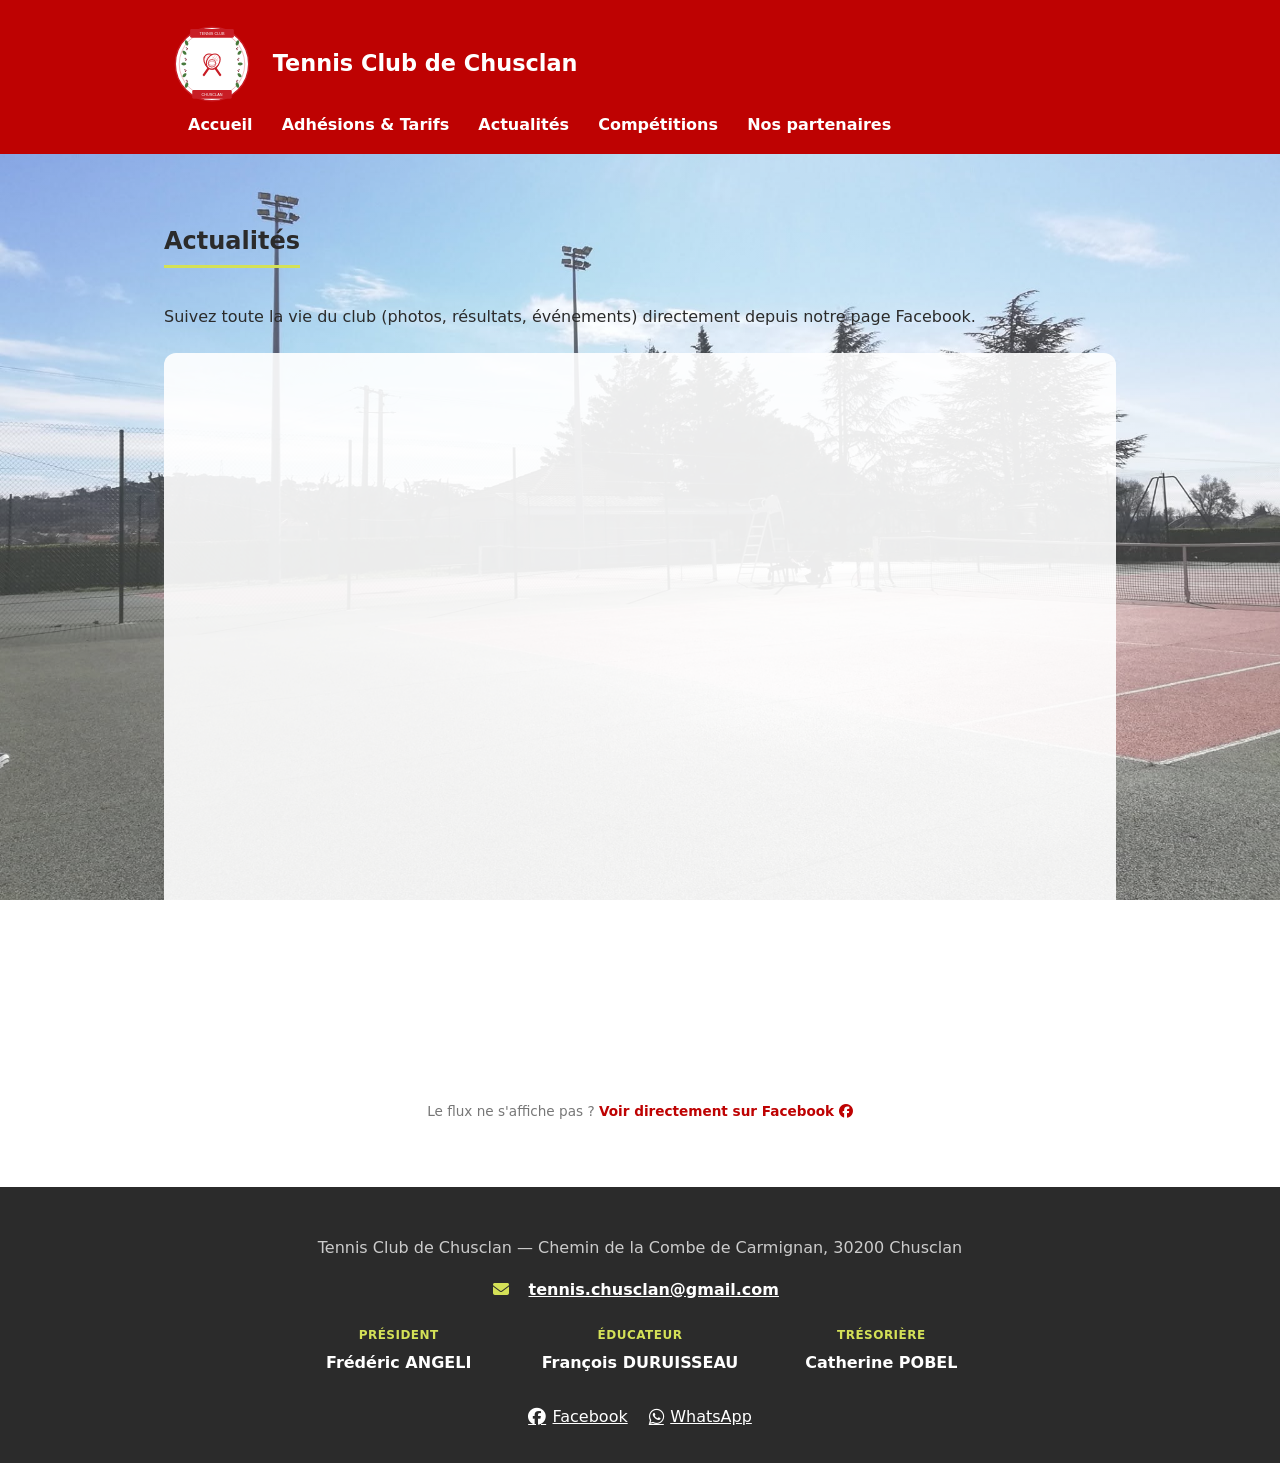
<file: site/actualites.html>
<!DOCTYPE html>
<html lang="fr">
<head>
  <meta charset="UTF-8">
  <meta name="viewport" content="width=device-width, initial-scale=1.0">
  <title>Tennis Club de Chusclan — Actualités</title>
  <link rel="stylesheet" href="static/css/style.css">
  <link rel="stylesheet" href="https://cdnjs.cloudflare.com/ajax/libs/font-awesome/6.5.1/css/all.min.css">
</head>
<body class="">
  <header class="site-header">
    <div class="container">
      <div class="header-brand">
        <img src="static/images/logo_club.svg" alt="Logo Tennis Club de Chusclan" class="header-logo">
        <h1>Tennis Club de Chusclan</h1>
      </div>
      <nav>
        <a href="index.html">Accueil</a>
        <a href="adhesions.html">Adhésions & Tarifs</a>
        <a href="actualites.html">Actualités</a>
        <a href="competitions.html">Compétitions</a>
        <a href="partenaires.html">Nos partenaires</a>
      </nav>
    </div>
  </header>

  <main class="container">
    
<section>
  <h2>Actualités</h2>
  <p>Suivez toute la vie du club (photos, résultats, événements) directement depuis notre page Facebook.</p>

  <div class="fb-feed-container">
    <iframe
      src="https://www.facebook.com/plugins/page.php?href=https%3A//www.facebook.com/people/Tennis-Club-Chusclan/61594032101526/&tabs=timeline&width=500&height=700&small_header=false&adapt_container_width=true&hide_cover=false&show_facepile=true"
      width="500"
      height="700"
      style="border:none;overflow:hidden;"
      scrolling="no"
      frameborder="0"
      allowfullscreen="true"
      allow="autoplay; clipboard-write; encrypted-media; picture-in-picture; web-share">
    </iframe>
  </div>

  <p class="fallback-lien">
    Le flux ne s'affiche pas ? <a href="https://www.facebook.com/people/Tennis-Club-Chusclan/61594032101526/" target="_blank">Voir directement sur Facebook <i class="fa-brands fa-facebook"></i></a>
  </p>
</section>

  </main>

  <footer class="site-footer">
    <div class="container">
      <p>Tennis Club de Chusclan — Chemin de la Combe de Carmignan, 30200 Chusclan</p>
      <p class="footer-email-global">
        <i class="fa-solid fa-envelope"></i>
        <a href="mailto:tennis.chusclan@gmail.com">tennis.chusclan@gmail.com</a>
      </p>

      <div class="footer-contacts">
        
        <div class="footer-contact">
          <p class="contact-role">Président</p>
          <p class="contact-nom">Frédéric ANGELI</p>
          
          
        </div>
        
        <div class="footer-contact">
          <p class="contact-role">Éducateur</p>
          <p class="contact-nom">François DURUISSEAU</p>
          
          
        </div>
        
        <div class="footer-contact">
          <p class="contact-role">Trésorière</p>
          <p class="contact-nom">Catherine POBEL</p>
          
          
        </div>
        
      </div>
      <div class="social-links">
        
        <a href="https://www.facebook.com/people/Tennis-Club-Chusclan/61594032101526/" target="_blank"><i class="fa-brands fa-facebook"></i> Facebook</a>
        
        
        <a href="https://chat.whatsapp.com/votre-lien-groupe-general" target="_blank"><i class="fa-brands fa-whatsapp"></i> WhatsApp</a>
        
      </div>
    </div>
  </footer>
</body>
</html>
</file>
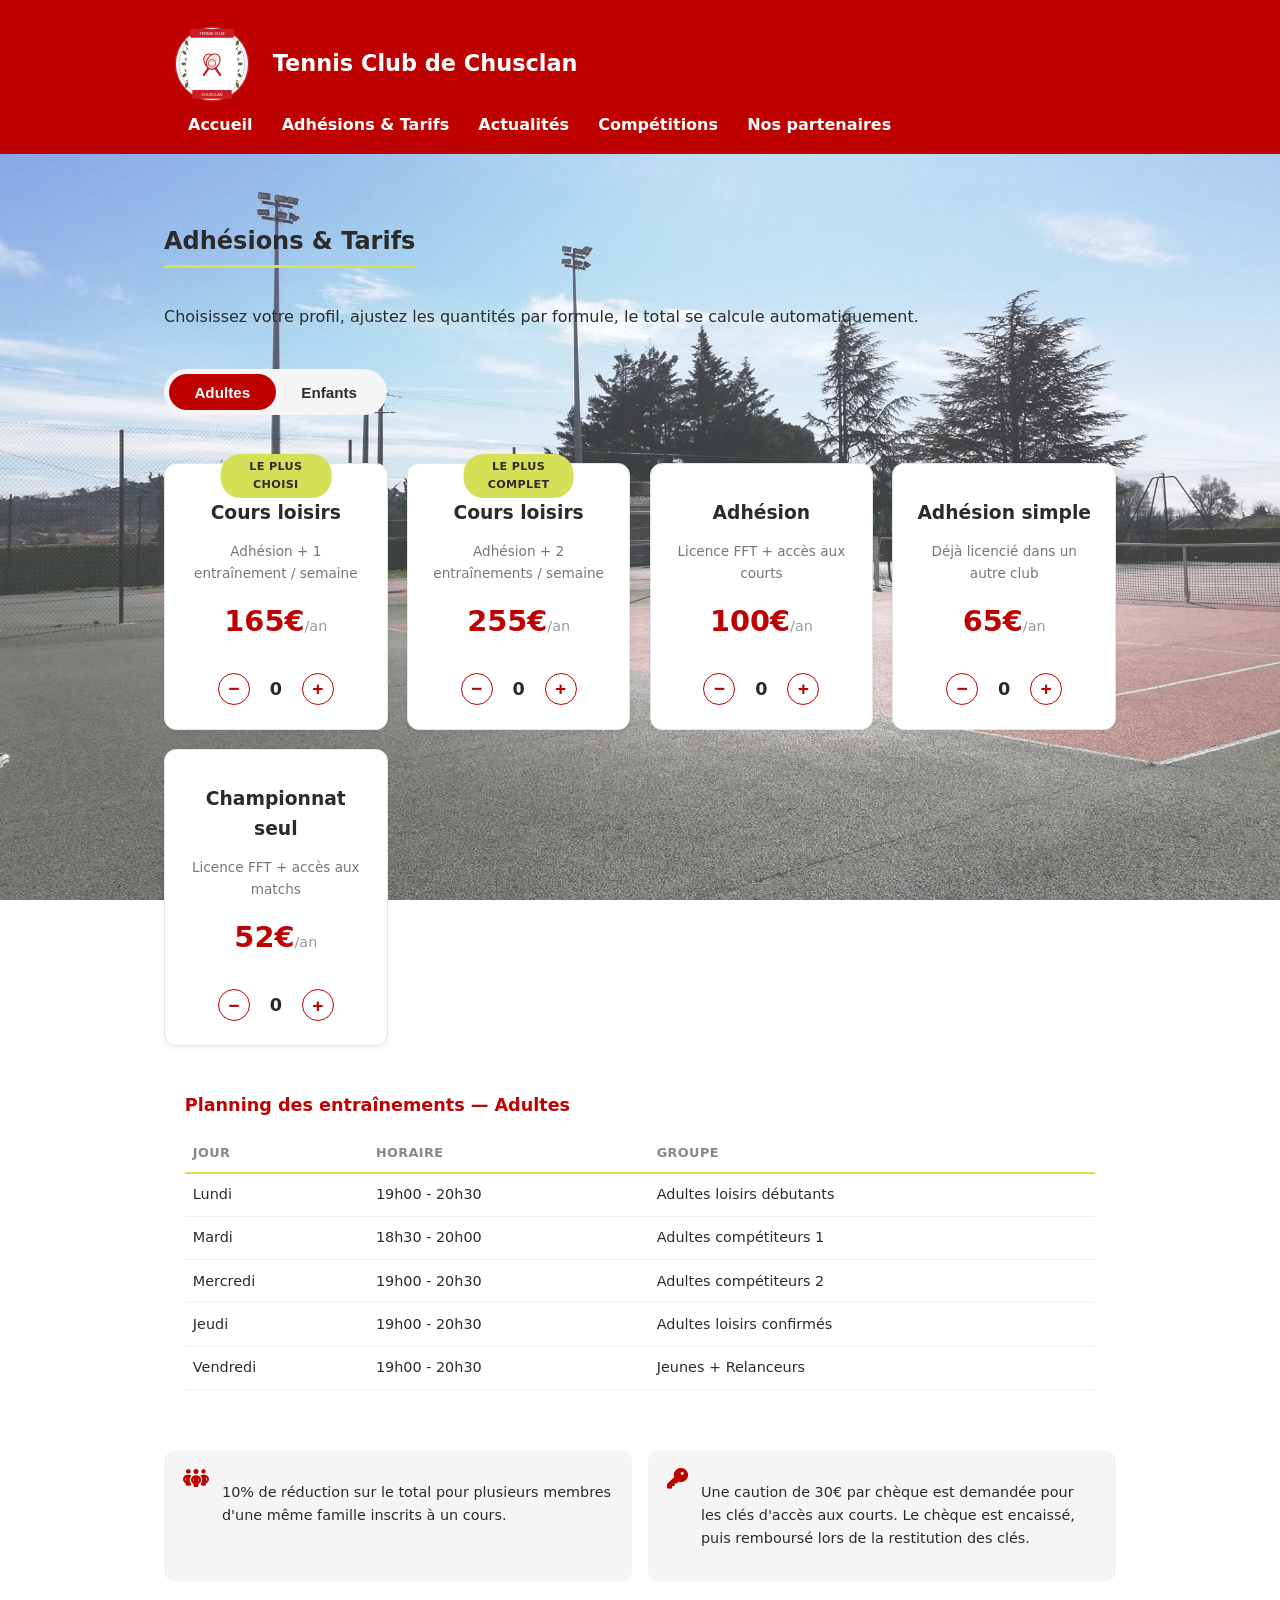
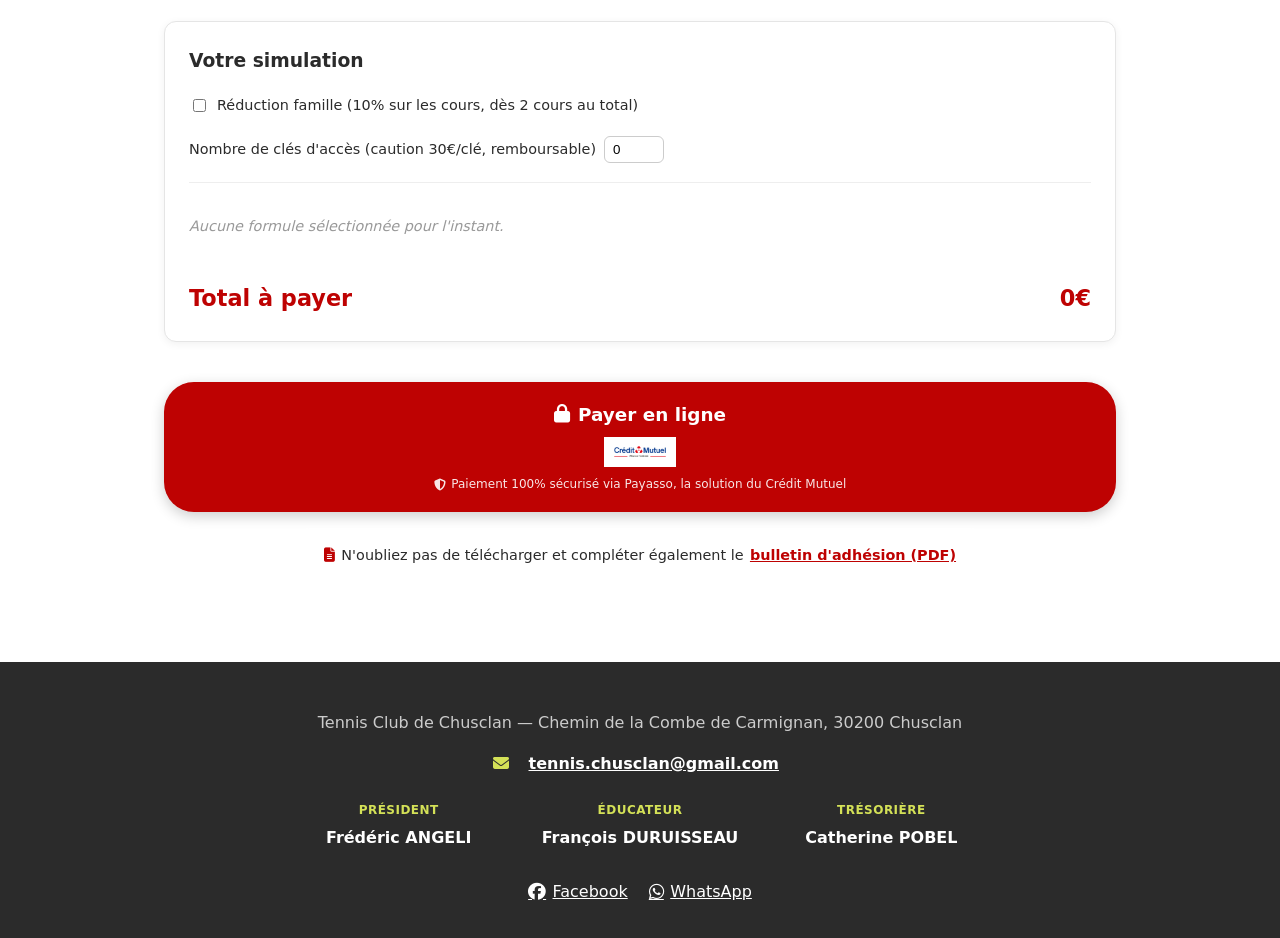
<file: site/adhesions.html>
<!DOCTYPE html>
<html lang="fr">
<head>
  <meta charset="UTF-8">
  <meta name="viewport" content="width=device-width, initial-scale=1.0">
  <title>Tennis Club de Chusclan — Adhésions & Tarifs</title>
  <link rel="stylesheet" href="static/css/style.css">
  <link rel="stylesheet" href="https://cdnjs.cloudflare.com/ajax/libs/font-awesome/6.5.1/css/all.min.css">
</head>
<body class="">
  <header class="site-header">
    <div class="container">
      <div class="header-brand">
        <img src="static/images/logo_club.svg" alt="Logo Tennis Club de Chusclan" class="header-logo">
        <h1>Tennis Club de Chusclan</h1>
      </div>
      <nav>
        <a href="index.html">Accueil</a>
        <a href="adhesions.html">Adhésions & Tarifs</a>
        <a href="actualites.html">Actualités</a>
        <a href="competitions.html">Compétitions</a>
        <a href="partenaires.html">Nos partenaires</a>
      </nav>
    </div>
  </header>

  <main class="container">
    
<section>
  <h2>Adhésions & Tarifs</h2>
  <p>Choisissez votre profil, ajustez les quantités par formule, le total se calcule automatiquement.</p>

  <div class="toggle-buttons">
    <button class="toggle-btn active" data-target="adultes">Adultes</button>
    <button class="toggle-btn" data-target="enfants">Enfants</button>
  </div>

  <div class="grid price-grid" id="grid-adultes">
    
    <div class="price-card" data-prix="165" data-type="cours" data-nom="Cours loisirs (Adhésion + 1 entraînement / semaine)">
      <span class="badge">Le plus choisi</span>
      <h3>Cours loisirs</h3>
      <p class="sous-titre">Adhésion + 1 entraînement / semaine</p>
      <p class="price-value">165€<span>/an</span></p>
      <div class="qty-stepper">
        <button type="button" class="qty-btn qty-decr">−</button>
        <span class="qty-value">0</span>
        <button type="button" class="qty-btn qty-incr">+</button>
      </div>
    </div>
    
    <div class="price-card" data-prix="255" data-type="cours" data-nom="Cours loisirs (Adhésion + 2 entraînements / semaine)">
      <span class="badge">Le plus complet</span>
      <h3>Cours loisirs</h3>
      <p class="sous-titre">Adhésion + 2 entraînements / semaine</p>
      <p class="price-value">255€<span>/an</span></p>
      <div class="qty-stepper">
        <button type="button" class="qty-btn qty-decr">−</button>
        <span class="qty-value">0</span>
        <button type="button" class="qty-btn qty-incr">+</button>
      </div>
    </div>
    
    <div class="price-card" data-prix="100" data-type="adhesion" data-nom="Adhésion (Licence FFT + accès aux courts)">
      
      <h3>Adhésion</h3>
      <p class="sous-titre">Licence FFT + accès aux courts</p>
      <p class="price-value">100€<span>/an</span></p>
      <div class="qty-stepper">
        <button type="button" class="qty-btn qty-decr">−</button>
        <span class="qty-value">0</span>
        <button type="button" class="qty-btn qty-incr">+</button>
      </div>
    </div>
    
    <div class="price-card" data-prix="65" data-type="adhesion" data-nom="Adhésion simple (Déjà licencié dans un autre club)">
      
      <h3>Adhésion simple</h3>
      <p class="sous-titre">Déjà licencié dans un autre club</p>
      <p class="price-value">65€<span>/an</span></p>
      <div class="qty-stepper">
        <button type="button" class="qty-btn qty-decr">−</button>
        <span class="qty-value">0</span>
        <button type="button" class="qty-btn qty-incr">+</button>
      </div>
    </div>
    
    <div class="price-card" data-prix="52" data-type="adhesion" data-nom="Championnat seul (Licence FFT + accès aux matchs)">
      
      <h3>Championnat seul</h3>
      <p class="sous-titre">Licence FFT + accès aux matchs</p>
      <p class="price-value">52€<span>/an</span></p>
      <div class="qty-stepper">
        <button type="button" class="qty-btn qty-decr">−</button>
        <span class="qty-value">0</span>
        <button type="button" class="qty-btn qty-incr">+</button>
      </div>
    </div>
    
  </div>

  <div class="grid price-grid" id="grid-enfants" style="display:none;">
    
    <div class="price-card" data-prix="130" data-type="cours" data-nom="Cours (Adhésion + 1 entraînement / semaine)">
      <span class="badge">Le plus choisi</span>
      <h3>Cours</h3>
      <p class="sous-titre">Adhésion + 1 entraînement / semaine</p>
      <p class="price-value">130€<span>/an</span></p>
      <div class="qty-stepper">
        <button type="button" class="qty-btn qty-decr">−</button>
        <span class="qty-value">0</span>
        <button type="button" class="qty-btn qty-incr">+</button>
      </div>
    </div>
    
    <div class="price-card" data-prix="205" data-type="cours" data-nom="Cours (Adhésion + 2 entraînements / semaine)">
      <span class="badge">Le plus complet</span>
      <h3>Cours</h3>
      <p class="sous-titre">Adhésion + 2 entraînements / semaine</p>
      <p class="price-value">205€<span>/an</span></p>
      <div class="qty-stepper">
        <button type="button" class="qty-btn qty-decr">−</button>
        <span class="qty-value">0</span>
        <button type="button" class="qty-btn qty-incr">+</button>
      </div>
    </div>
    
    <div class="price-card" data-prix="65" data-type="adhesion" data-nom="Adhésion (Licence FFT + accès aux courts)">
      
      <h3>Adhésion</h3>
      <p class="sous-titre">Licence FFT + accès aux courts</p>
      <p class="price-value">65€<span>/an</span></p>
      <div class="qty-stepper">
        <button type="button" class="qty-btn qty-decr">−</button>
        <span class="qty-value">0</span>
        <button type="button" class="qty-btn qty-incr">+</button>
      </div>
    </div>
    
    <div class="price-card" data-prix="45" data-type="adhesion" data-nom="Adhésion simple (Déjà licencié dans un autre club)">
      
      <h3>Adhésion simple</h3>
      <p class="sous-titre">Déjà licencié dans un autre club</p>
      <p class="price-value">45€<span>/an</span></p>
      <div class="qty-stepper">
        <button type="button" class="qty-btn qty-decr">−</button>
        <span class="qty-value">0</span>
        <button type="button" class="qty-btn qty-incr">+</button>
      </div>
    </div>
    
  </div>

  <p class="rotate-hint">Pour une meilleure lisibilité, tounez votre écran <i class="fa-solid fa-mobile-screen-button rotate-icon"></i></p>
  <div class="planning-section" id="planning-adultes">
    <h3>Planning des entraînements — Adultes</h3>
    <table class="planning-table">
      <tr><th>Jour</th><th>Horaire</th><th>Groupe</th></tr>
      
      <tr><td>Lundi</td><td>19h00 - 20h30</td><td>Adultes loisirs débutants</td></tr>
      
      <tr><td>Mardi</td><td>18h30 - 20h00</td><td>Adultes compétiteurs 1</td></tr>
      
      <tr><td>Mercredi</td><td>19h00 - 20h30</td><td>Adultes compétiteurs 2</td></tr>
      
      <tr><td>Jeudi</td><td>19h00 - 20h30</td><td>Adultes loisirs confirmés</td></tr>
      
      <tr><td>Vendredi</td><td>19h00 - 20h30</td><td>Jeunes + Relanceurs</td></tr>
      
    </table>
  </div>

  <p class="rotate-hint">Pour une meilleure lisibilité, tounez votre écran <i class="fa-solid fa-mobile-screen-button rotate-icon"></i></p>
  <div class="planning-section" id="planning-enfants" style="display:none;">
    <h3>Planning des entraînements — Enfants</h3>
    <table class="planning-table">
      <tr><th>Jour</th><th>Horaire</th><th>Groupe</th></tr>
      
      <tr><td>Mercredi</td><td>14h00 - 15h30</td><td>Enfants 7/14 ans</td></tr>
      
      <tr><td>Mercredi</td><td>15h45 - 17h00</td><td>Enfants 5/6 ans</td></tr>
      
      <tr><td>Mercredi</td><td>17h15 - 18h45</td><td>Enfants 6/10 ans</td></tr>
      
      <tr><td>Vendredi</td><td>19h00 - 20h30</td><td>Jeunes + Relanceurs</td></tr>
      
    </table>
  </div>

  <div class="info-callouts">
    <div class="info-callout">
      <i class="fa-solid fa-people-group"></i>
      <p>10% de réduction sur le total pour plusieurs membres d'une même famille inscrits à un cours.</p>
    </div>
    <div class="info-callout">
      <i class="fa-solid fa-key"></i>
      <p>Une caution de 30€ par chèque est demandée pour les clés d'accès aux courts. Le chèque est encaissé, puis remboursé lors de la restitution des clés.</p>
    </div>
  </div>

  <div class="calculette">
    <h3>Votre simulation</h3>

    <div class="calculette-options">
      <label class="option-ligne">
        <input type="checkbox" id="famille-check">
        Réduction famille (10% sur les cours, dès 2 cours au total)
      </label>
      <label class="option-ligne">
        Nombre de clés d'accès (caution 30€/clé, remboursable)
        <input type="number" id="cles-qty" min="0" value="0" class="cles-input">
      </label>
    </div>

    <ul id="recap-liste" class="recap-liste">
      <li class="recap-vide">Aucune formule sélectionnée pour l'instant.</li>
    </ul>

    <div class="recap-total">
      <span>Total à payer</span>
      <span id="total-value">0€</span>
    </div>
  </div>

  <div class="cta-inscription">
    <a class="btn-primary btn-large btn-full-stack" href="https://www.monetico-online-asso.com/tennis-club-chusclan/adhesion" target="_blank">
      <span class="btn-line-texte"><i class="fa-solid fa-lock"></i> Payer en ligne</span>
      <img src="static/images/logo-credit-mutuel.png" alt="Crédit Mutuel" class="btn-logo">
      <span class="btn-secure-text">
        <i class="fa-solid fa-shield-halved"></i> Paiement 100% sécurisé via Payasso, la solution du Crédit Mutuel
      </span>
    </a>
    <div class="cta-infos">
      <p class="cta-bulletin">
        <i class="fa-solid fa-file-lines"></i>
        N'oubliez pas de télécharger et compléter également le
        <a href="static/documents/bulletin_adhesion_2027.pdf" target="_blank">bulletin d'adhésion (PDF)</a>
      </p>
    </div>
  </div>
</section>

<script>
document.querySelectorAll('.toggle-btn').forEach(btn => {
  btn.addEventListener('click', function () {
    document.querySelectorAll('.toggle-btn').forEach(b => b.classList.remove('active'));
    this.classList.add('active');
    document.getElementById('grid-adultes').style.display = this.dataset.target === 'adultes' ? 'grid' : 'none';
    document.getElementById('grid-enfants').style.display = this.dataset.target === 'enfants' ? 'grid' : 'none';
    document.getElementById('planning-adultes').style.display = this.dataset.target === 'adultes' ? 'block' : 'none';
    document.getElementById('planning-enfants').style.display = this.dataset.target === 'enfants' ? 'block' : 'none';
  });
});

document.querySelectorAll('.price-card').forEach(card => {
  const valueEl = card.querySelector('.qty-value');
  card.querySelector('.qty-incr').addEventListener('click', () => {
    valueEl.textContent = parseInt(valueEl.textContent) + 1;
    card.classList.toggle('active', parseInt(valueEl.textContent) > 0);
    recalculer();
  });
  card.querySelector('.qty-decr').addEventListener('click', () => {
    const val = Math.max(0, parseInt(valueEl.textContent) - 1);
    valueEl.textContent = val;
    card.classList.toggle('active', val > 0);
    recalculer();
  });
});

function recalculer() {
  const caution_unitaire = 30;
  const familleActive = document.getElementById('famille-check').checked;
  const clesQty = parseInt(document.getElementById('cles-qty').value) || 0;

  let sousTotalCours = 0;
  let sousTotalAutre = 0;
  let coursQuantiteTotale = 0;
  const recap = document.getElementById('recap-liste');
  recap.innerHTML = '';

  const cartesActives = [...document.querySelectorAll('.price-card')].filter(
    c => parseInt(c.querySelector('.qty-value').textContent) > 0
  );

  if (cartesActives.length === 0) {
    recap.innerHTML = '<li class="recap-vide">Aucune formule sélectionnée pour l\'instant.</li>';
  }

  cartesActives.forEach(c => {
    const prix = parseFloat(c.dataset.prix);
    const qty = parseInt(c.querySelector('.qty-value').textContent);
    const sousTotal = prix * qty;

    if (c.dataset.type === 'cours') {
      sousTotalCours += sousTotal;
      coursQuantiteTotale += qty;
    } else {
      sousTotalAutre += sousTotal;
    }

    const li = document.createElement('li');
    li.innerHTML = `<span>${c.dataset.nom} × ${qty}</span><span>${sousTotal}€</span>`;
    recap.appendChild(li);
  });

  const reductionApplicable = familleActive && coursQuantiteTotale >= 2;
  const reduction = reductionApplicable ? sousTotalCours * 0.10 : 0;

  if (reductionApplicable) {
    const li = document.createElement('li');
    li.classList.add('recap-reduction');
    li.innerHTML = `<span>Réduction famille (-10% sur les cours)</span><span>-${reduction.toFixed(0)}€</span>`;
    recap.appendChild(li);
  }

  if (clesQty > 0) {
    const li = document.createElement('li');
    li.innerHTML = `<span>Caution clés (${clesQty} × ${caution_unitaire}€, remboursable)</span><span>+${clesQty * caution_unitaire}€</span>`;
    recap.appendChild(li);
  }

  const total = sousTotalCours + sousTotalAutre - reduction + (clesQty * caution_unitaire);
  document.getElementById('total-value').textContent = total.toFixed(0) + '€';
}

document.getElementById('famille-check').addEventListener('change', recalculer);
document.getElementById('cles-qty').addEventListener('input', recalculer);
</script>

  </main>

  <footer class="site-footer">
    <div class="container">
      <p>Tennis Club de Chusclan — Chemin de la Combe de Carmignan, 30200 Chusclan</p>
      <p class="footer-email-global">
        <i class="fa-solid fa-envelope"></i>
        <a href="mailto:tennis.chusclan@gmail.com">tennis.chusclan@gmail.com</a>
      </p>

      <div class="footer-contacts">
        
        <div class="footer-contact">
          <p class="contact-role">Président</p>
          <p class="contact-nom">Frédéric ANGELI</p>
          
          
        </div>
        
        <div class="footer-contact">
          <p class="contact-role">Éducateur</p>
          <p class="contact-nom">François DURUISSEAU</p>
          
          
        </div>
        
        <div class="footer-contact">
          <p class="contact-role">Trésorière</p>
          <p class="contact-nom">Catherine POBEL</p>
          
          
        </div>
        
      </div>
      <div class="social-links">
        
        <a href="https://www.facebook.com/people/Tennis-Club-Chusclan/61594032101526/" target="_blank"><i class="fa-brands fa-facebook"></i> Facebook</a>
        
        
        <a href="https://chat.whatsapp.com/votre-lien-groupe-general" target="_blank"><i class="fa-brands fa-whatsapp"></i> WhatsApp</a>
        
      </div>
    </div>
  </footer>
</body>
</html>
</file>
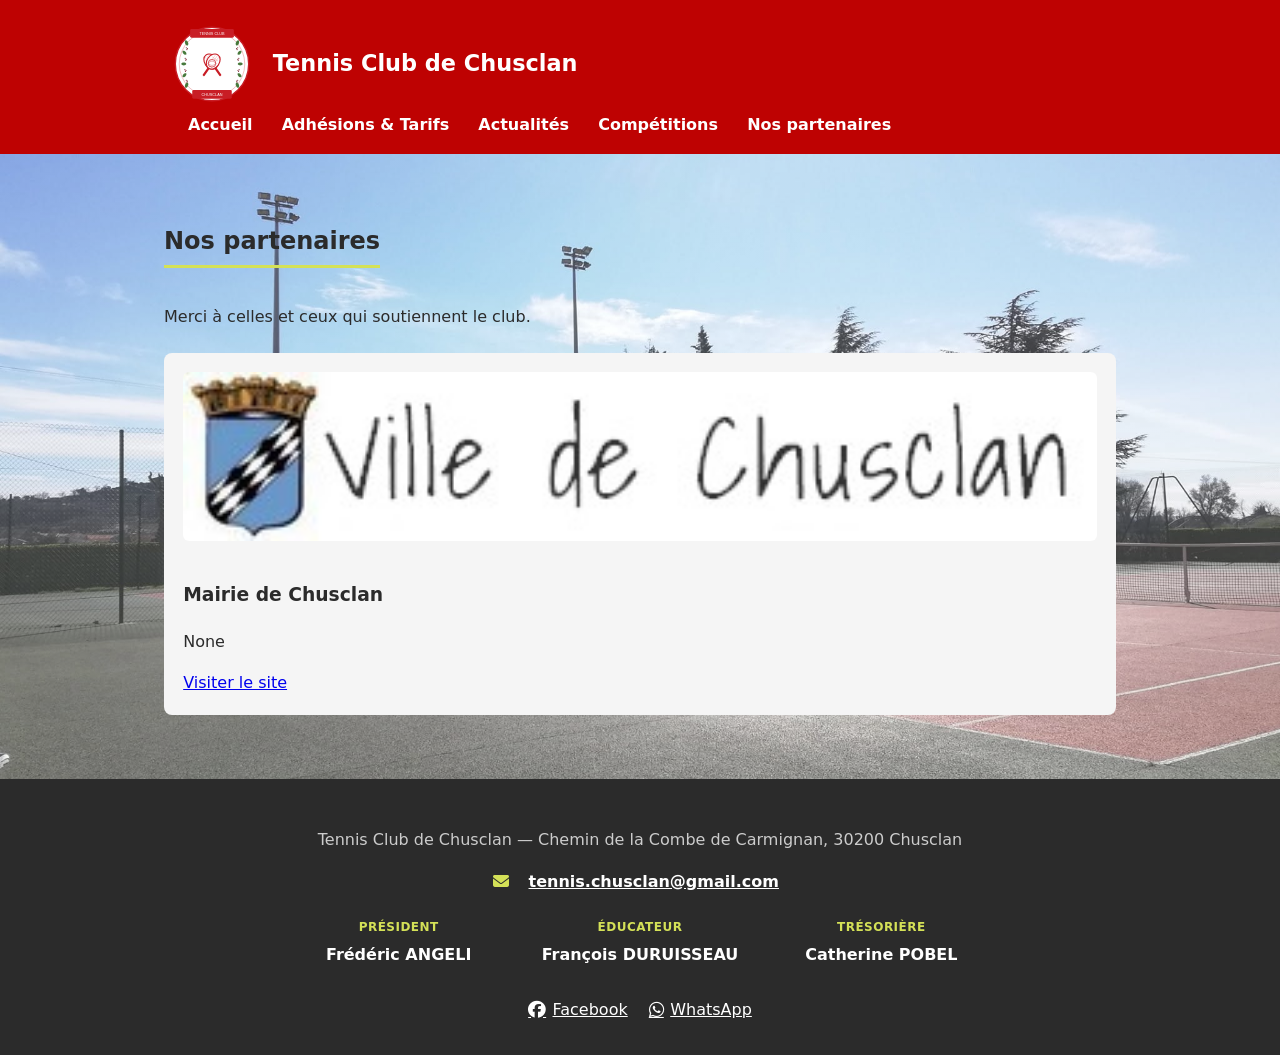
<file: site/partenaires.html>
<!DOCTYPE html>
<html lang="fr">
<head>
  <meta charset="UTF-8">
  <meta name="viewport" content="width=device-width, initial-scale=1.0">
  <title>Tennis Club de Chusclan — Nos partenaires</title>
  <link rel="stylesheet" href="static/css/style.css">
  <link rel="stylesheet" href="https://cdnjs.cloudflare.com/ajax/libs/font-awesome/6.5.1/css/all.min.css">
</head>
<body class="">
  <header class="site-header">
    <div class="container">
      <div class="header-brand">
        <img src="static/images/logo_club.svg" alt="Logo Tennis Club de Chusclan" class="header-logo">
        <h1>Tennis Club de Chusclan</h1>
      </div>
      <nav>
        <a href="index.html">Accueil</a>
        <a href="adhesions.html">Adhésions & Tarifs</a>
        <a href="actualites.html">Actualités</a>
        <a href="competitions.html">Compétitions</a>
        <a href="partenaires.html">Nos partenaires</a>
      </nav>
    </div>
  </header>

  <main class="container">
    
  <section>
    <h2>Nos partenaires</h2>
    <p>Merci à celles et ceux qui soutiennent le club.</p>
    <div class="grid">
      
      <div class="card">
        <img src="static/images/logo-mairie-chusclan.jpg" alt="Mairie de Chusclan">
        <h3>Mairie de Chusclan</h3>
        <p>None</p>
        <a href="https://www.chusclan.fr/" target="_blank">Visiter le site</a>
      </div>
      
    </div>
  </section>

  </main>

  <footer class="site-footer">
    <div class="container">
      <p>Tennis Club de Chusclan — Chemin de la Combe de Carmignan, 30200 Chusclan</p>
      <p class="footer-email-global">
        <i class="fa-solid fa-envelope"></i>
        <a href="mailto:tennis.chusclan@gmail.com">tennis.chusclan@gmail.com</a>
      </p>

      <div class="footer-contacts">
        
        <div class="footer-contact">
          <p class="contact-role">Président</p>
          <p class="contact-nom">Frédéric ANGELI</p>
          
          
        </div>
        
        <div class="footer-contact">
          <p class="contact-role">Éducateur</p>
          <p class="contact-nom">François DURUISSEAU</p>
          
          
        </div>
        
        <div class="footer-contact">
          <p class="contact-role">Trésorière</p>
          <p class="contact-nom">Catherine POBEL</p>
          
          
        </div>
        
      </div>
      <div class="social-links">
        
        <a href="https://www.facebook.com/people/Tennis-Club-Chusclan/61594032101526/" target="_blank"><i class="fa-brands fa-facebook"></i> Facebook</a>
        
        
        <a href="https://chat.whatsapp.com/votre-lien-groupe-general" target="_blank"><i class="fa-brands fa-whatsapp"></i> WhatsApp</a>
        
      </div>
    </div>
  </footer>
</body>
</html>
</file>
<file: site/static/css/style.css>
:root {
  --vert-tennis: #be0202;
  --jaune-balle: #d4e157;
  --gris-fonce: #2b2b2b;
  --gris-clair: #f5f5f5;
}

* { box-sizing: border-box; }

body {
  margin: 0;
  font-family: 'Segoe UI', system-ui, sans-serif;
  color: var(--gris-fonce);
  line-height: 1.6;
  background-image:
    linear-gradient(rgba(255, 255, 255, 0.2), rgba(255, 255, 255, 0.2)),
    url('../images/fond-accueil.jpg');
  background-size: cover;
  background-position: center;
  background-attachment: fixed;
}

body.page-accueil {
  background-image: none;
  background-color: #999999;
}

.container {
  max-width: 1000px;
  margin: 0 auto;
  padding: 0 1.5rem;
}

.site-header {
  background: var(--vert-tennis);
  color: white;
  padding: 1rem 0;
}

.site-header .container {
  display: flex;
  justify-content: space-between;
  align-items: center;
  flex-wrap: wrap;
}

.site-header h1 { font-size: 1.4rem; margin: 0; }

.site-header nav a {
  color: white;
  text-decoration: none;
  margin-left: 1.5rem;
  font-weight: 600;
}

.site-header nav a:hover { text-decoration: underline; }

.hero {
  text-align: center;
  padding: 3rem 1rem;
  background: var(--gris-clair);
  border-radius: 8px;
  margin: 2rem 0;
}

.hero h2 { font-size: 1.6rem; }

.btn-primary {
  display: inline-block;
  background: var(--vert-tennis);
  color: white;
  padding: 0.8rem 1.6rem;
  border-radius: 30px;
  text-decoration: none;
  font-weight: 700;
  margin-top: 1rem;
}

.btn-primary:hover { background: #245f3c; }

section { margin: 3rem 0; }
section h2 {
  border-bottom: 3px solid var(--jaune-balle);
  display: inline-block;
  padding-bottom: 0.3rem;
}

.grid {
  display: grid;
  grid-template-columns: repeat(auto-fit, minmax(220px, 1fr));
  gap: 1.2rem;
  margin-top: 1.5rem;
}

.card {
  background: var(--gris-clair);
  border-radius: 8px;
  padding: 1.2rem;
}

.card img {
  width: 100%;
  border-radius: 6px;
  margin-bottom: 0.8rem;
}

.card .date { color: #666; font-size: 0.9rem; }
.card .tarif { font-weight: 700; color: var(--vert-tennis); }

table { width: 100%; border-collapse: collapse; margin-top: 1rem; }
table td, table th {
  padding: 0.6rem;
  border-bottom: 1px solid #ddd;
  text-align: left;
}

.site-footer {
  background: var(--gris-fonce);
  color: #ccc;
  margin-top: 4rem;
  padding: 2rem 0;
  text-align: center;
}

.site-footer a { color: white; margin: 0 0.5rem; }
.social-links { margin-top: 0.8rem; }

.map-container {
  border-radius: 8px;
  overflow: hidden;
  margin-top: 1rem;
}

#timeline-competitions {
  margin-top: 1.5rem;
  background: rgba(255, 255, 255, 0.95);
  border-radius: 8px;
  padding: 1rem;
  box-shadow: 0 2px 8px rgba(0, 0, 0, 0.15);
}

.vis-item.cat-seniors_h { background: #2f7d4f; border-color: #245f3c; color: white; }
.vis-item.cat-seniors_f { background: #d4547e; border-color: #b03d63; color: white; }
.vis-item.cat-mixte { background: #e67e22; border-color: #c1650f; color: white; }
.vis-item.cat-jeunes { background: #d4e157; border-color: #b3c23f; color: #2b2b2b; }
.vis-item.cat-inter_village { background: #3498db; border-color: #2578b5; color: white; }

.legende-categories {
  display: flex;
  flex-wrap: wrap;
  gap: 1rem;
  margin: 1rem 0;
}

.legende-item {
  display: flex;
  align-items: center;
  gap: 0.4rem;
  font-size: 0.9rem;
}

.legende-couleur {
  display: inline-block;
  width: 14px;
  height: 14px;
  border-radius: 3px;
}

/* Mois/année (ligne du haut) : en gras, plus lisible */
.vis-time-axis .vis-text.vis-major {
  font-weight: 700;
  font-size: 0.95rem;
  color: var(--gris-fonce);
  padding-top: 4px;
}

/* Jours/semaines (ligne du bas) : plus discret */
.vis-time-axis .vis-text.vis-minor {
  font-size: 0.75rem;
  color: #777;
}

/* Traits verticaux qui séparent mois/semaines */
.vis-time-axis .vis-grid.vis-major {
  border-color: #ccc;
}
.vis-time-axis .vis-grid.vis-minor {
  border-color: #eee;
}

/* Noms des catégories à gauche (Seniors Messieurs, etc.) */
.vis-label {
  font-weight: 600;
  font-size: 0.9rem;
  background: var(--gris-clair);
}

/* Alterne un léger fond entre les lignes, pour mieux les distinguer */
.vis-group:nth-child(even) {
  background: rgba(0, 0, 0, 0.02);
}

/* Les cases de match elles-mêmes : coins arrondis, ombre légère */
.vis-item {
  border-radius: 6px;
  border-width: 2px;
  box-shadow: 0 1px 3px rgba(0, 0, 0, 0.15);
  font-size: 0.85rem;
  font-weight: 600;
}

/* Petit effet au survol d'un match */
.vis-item:hover {
  transform: translateY(-1px);
  box-shadow: 0 3px 6px rgba(0, 0, 0, 0.25);
  cursor: pointer;
}

/* Ligne verticale "aujourd'hui" plus visible */
.vis-current-time {
  background-color: #e67e22;
  width: 2px;
}

.vis-tooltip {
  font-family: 'Segoe UI', system-ui, sans-serif !important;
  background: white !important;
  border: none !important;
  border-radius: 8px !important;
  box-shadow: 0 3px 10px rgba(0, 0, 0, 0.2) !important;
  padding: 0.7rem 1rem !important;
  color: var(--gris-fonce) !important;
  line-height: 1.5 !important;
}

.tooltip-titre {
  display: flex;
  align-items: center;
  gap: 0.4rem;
  font-weight: 700;
  font-size: 0.8rem;
  text-transform: uppercase;
  letter-spacing: 0.03em;
  color: #666;
  margin-bottom: 0.3rem;
}

.tooltip-pastille {
  display: inline-block;
  width: 10px;
  height: 10px;
  border-radius: 3px;
}

.social-links a {
  display: inline-flex;
  align-items: center;
  gap: 0.4rem;
}

.social-links i {
  font-size: 1.1rem;
}

.header-logo {
  height: 6rem;
  width: auto;
}

.header-brand {
  display: flex;
  align-items: center;
  gap: 0.8rem;
}

.toggle-buttons {
  display: inline-flex;
  background: var(--gris-clair);
  border-radius: 30px;
  padding: 0.3rem;
  margin: 1.5rem 0;
}

.toggle-btn {
  border: none;
  background: none;
  padding: 0.6rem 1.6rem;
  border-radius: 24px;
  font-weight: 600;
  font-size: 0.95rem;
  cursor: pointer;
  color: var(--gris-fonce);
  transition: background 0.2s, color 0.2s;
}

.toggle-btn.active {
  background: var(--vert-tennis);
  color: white;
}

.price-card {
  position: relative;
  background: white;
  border: 1px solid #e5e5e5;
  border-radius: 12px;
  padding: 1.5rem;
  text-align: center;
  box-shadow: 0 2px 6px rgba(0, 0, 0, 0.05);
}

.price-card .badge {
  position: absolute;
  top: -10px;
  left: 50%;
  transform: translateX(-50%);
  background: var(--jaune-balle);
  color: var(--gris-fonce);
  font-size: 0.7rem;
  font-weight: 700;
  text-transform: uppercase;
  letter-spacing: 0.03em;
  padding: 0.25rem 0.7rem;
  border-radius: 20px;
}

.price-card h3 {
  margin: 0.6rem 0 0.2rem;
}

.price-card .sous-titre {
  color: #777;
  font-size: 0.85rem;
  min-height: 2.4em;
}

.price-card .price-value {
  font-size: 1.8rem;
  font-weight: 800;
  color: var(--vert-tennis);
  margin-top: 0.8rem;
}

.price-card .price-value span {
  font-size: 0.9rem;
  font-weight: 400;
  color: #999;
}

.info-callouts {
  display: grid;
  grid-template-columns: repeat(auto-fit, minmax(260px, 1fr));
  gap: 1rem;
  margin-top: 2.5rem;
}

.info-callout {
  display: flex;
  align-items: flex-start;
  gap: 0.8rem;
  background: var(--gris-clair);
  border-radius: 10px;
  padding: 1rem 1.2rem;
  font-size: 0.9rem;
}

.info-callout i {
  color: var(--vert-tennis);
  font-size: 1.3rem;
  margin-top: 0.1rem;
}

/* Rend les price-card cliquables/cochables sans changer leur apparence */
.price-card {
  display: block;
  cursor: pointer;
  transition: border-color 0.15s, box-shadow 0.15s;
}

.calculette {
  background: white;
  border: 1px solid #e5e5e5;
  border-radius: 12px;
  padding: 1.5rem;
  margin-top: 2.5rem;
  box-shadow: 0 2px 8px rgba(0, 0, 0, 0.06);
}

.calculette h3 { margin-top: 0; }

.calculette-options {
  display: flex;
  flex-wrap: wrap;
  gap: 1.2rem;
  margin: 1rem 0 1.5rem;
  padding-bottom: 1.2rem;
  border-bottom: 1px solid #eee;
}

.option-ligne {
  display: flex;
  align-items: center;
  gap: 0.5rem;
  font-size: 0.9rem;
}

.cles-input {
  width: 60px;
  padding: 0.3rem 0.5rem;
  border: 1px solid #ccc;
  border-radius: 6px;
}

.recap-liste {
  list-style: none;
  margin: 0;
  padding: 0;
}

.recap-liste li {
  display: flex;
  justify-content: space-between;
  padding: 0.5rem 0;
  border-bottom: 1px dashed #eee;
  font-size: 0.9rem;
}

.recap-liste .recap-vide {
  color: #999;
  font-style: italic;
  border-bottom: none;
}

.recap-liste .recap-reduction {
  color: var(--vert-tennis);
  font-weight: 600;
}

.recap-total {
  display: flex;
  justify-content: space-between;
  align-items: center;
  margin-top: 1.2rem;
  padding-top: 1rem;
  font-size: 1.4rem;
  font-weight: 800;
  color: var(--vert-tennis);
}

.price-card.active {
  border-color: var(--vert-tennis);
  box-shadow: 0 0 0 2px var(--vert-tennis);
}

.qty-stepper {
  display: flex;
  align-items: center;
  justify-content: center;
  gap: 1rem;
  margin-top: 1rem;
}

.qty-btn {
  width: 32px;
  height: 32px;
  border-radius: 50%;
  border: 1px solid var(--vert-tennis);
  background: white;
  color: var(--vert-tennis);
  font-size: 1.2rem;
  font-weight: 700;
  cursor: pointer;
  line-height: 1;
}

.qty-btn:hover {
  background: var(--vert-tennis);
  color: white;
}

.qty-value {
  min-width: 20px;
  text-align: center;
  font-weight: 700;
  font-size: 1.1rem;
}

.cta-inscription {
  text-align: center;
  margin-top: 2.5rem;
}

.btn-large {
  font-size: 1.15rem;
  padding: 1.1rem 2.6rem;
  box-shadow: 0 4px 14px rgba(0, 0, 0, 0.2);
  transition: transform 0.15s, box-shadow 0.15s;
  width: 100%;
  box-sizing: border-box;
}

.btn-large:hover {
  transform: translateY(-2px);
  box-shadow: 0 6px 20px rgba(0, 0, 0, 0.28);
}

.cta-secure {
  margin-top: 0.9rem;
  font-size: 0.85rem;
  color: #666;
  display: flex;
  align-items: center;
  justify-content: center;
  gap: 0.4rem;
}

.cta-secure i {
  color: var(--vert-tennis);
}

.cta-favicon {
  width: 16px;
  height: 16px;
  vertical-align: middle;
}

.btn-stacked {
  display: inline-flex;
  flex-direction: column;
  align-items: center;
  gap: 0.4rem;
}

.btn-full-stack {
  display: flex !important;
  flex-direction: column !important;
  align-items: center;
  gap: 0.5rem;
}

.btn-line-texte {
  display: flex;
  align-items: center;
  gap: 0.5rem;
}

.btn-secure-text {
  font-size: 0.75rem;
  font-weight: 400;
  display: flex;
  align-items: center;
  gap: 0.35rem;
  opacity: 0.9;
  text-align: center;
}

.btn-logo {
  height: 30px;
  width: auto;
}

.btn-stacked span {
  font-size: 1.8rem;
}

.mots-cles {
  display: flex;
  flex-wrap: wrap;
  gap: 0.6rem;
  margin-top: 1rem;
}

.mot-cle {
  background: var(--jaune-balle);
  color: var(--gris-fonce);
  font-weight: 600;
  font-size: 0.85rem;
  padding: 0.35rem 0.9rem;
  border-radius: 20px;
}

.installation-card {
  background: rgba(255, 255, 255, 0.92);
  border-radius: 10px;
  padding: 1.3rem;
}

.installation-card h3 {
  margin: 0 0 0.8rem;
  color: var(--vert-tennis);
  font-size: 1.1rem;
}

.installation-details {
  list-style: none;
  margin: 0;
  padding: 0;
  display: flex;
  flex-direction: column;
  gap: 0.5rem;
}

.installation-details li {
  display: flex;
  align-items: center;
  gap: 0.6rem;
  font-size: 0.9rem;
  color: var(--gris-fonce);
}

.installation-details i {
  color: var(--vert-tennis);
  width: 18px;
  text-align: center;
}

/* Sections plein écran avec photos défilantes en fond */
.section-plein-large {
  position: relative;
  width: 100vw;
  margin-left: calc(50% - 50vw);
  overflow: hidden;
  min-height: 440px;
  display: flex;
  align-items: center;
  padding: 3rem 0;
}

.scroll-photos {
  position: absolute;
  inset: 0;
  display: flex;
  height: 100%;
  width: max-content;
  animation: defilement-marquee 60s linear infinite;
}

.scroll-photos img {
  height: 100%;
  width: auto;
  object-fit: cover;
  flex-shrink: 0;
}

.scroll-overlay {
  position: absolute;
  inset: 0;
  background: rgba(255, 255, 255, 0.55);
  z-index: 1;
}

.section-plein-content {
  position: relative;
  z-index: 2;
}

@keyframes defilement-marquee {
  from { transform: translateX(0); }
  to { transform: translateX(-50%); }
}

@media (prefers-reduced-motion: reduce) {
  .scroll-photos { animation: none; }
}

/* Infrastructures : image de part et d'autre */
.infra-layout {
  display: grid;
  grid-template-columns: 1fr 2fr 1fr;
  gap: 1.2rem;
  align-items: center;
}

.infra-photo {
  width: 100%;
  height: 100%;
  max-height: 320px;
  object-fit: cover;
  border-radius: 10px;
}

@media (max-width: 800px) {
  .infra-layout {
    grid-template-columns: 1fr;
  }
  .infra-photo {
    max-height: 200px;
  }
}

.fb-feed-container {
  display: flex;
  justify-content: center;
  margin-top: 1.5rem;
  background: rgba(255, 255, 255, 0.9);
  border-radius: 12px;
  padding: 1rem;
  overflow: hidden;
}

.fallback-lien {
  text-align: center;
  font-size: 0.85rem;
  color: #777;
  margin-top: 1rem;
}

.fallback-lien a {
  color: var(--vert-tennis);
  font-weight: 600;
  text-decoration: none;
}

.footer-contacts {
  display: grid;
  grid-template-columns: repeat(auto-fit, minmax(180px, 1fr));
  gap: 1.5rem;
  max-width: 700px;
  margin: 1.5rem auto;
  text-align: center;
}

.footer-contact {
  display: flex;
  flex-direction: column;
  gap: 0.2rem;
}

.footer-contact .contact-role {
  color: var(--jaune-balle);
  font-size: 0.75rem;
  font-weight: 700;
  text-transform: uppercase;
  letter-spacing: 0.04em;
  margin: 0;
}

.footer-contact .contact-nom {
  color: white;
  font-weight: 600;
  margin: 0.1rem 0 0.3rem;
}

.footer-contact a {
  font-size: 0.85rem;
  color: #ccc;
}

.pdf-container {
  width: 100%;
  height: 700px;
  border-radius: 10px;
  overflow: hidden;
  box-shadow: 0 2px 8px rgba(0, 0, 0, 0.1);
  background: white;
}

.pdf-container iframe {
  width: 100%;
  height: 100%;
  border: none;
}

.cta-bulletin {
  margin-top: 0;
  font-size: 0.9rem;
  color: var(--gris-fonce);
  display: flex;
  align-items: center;
  justify-content: center;
  gap: 0.4rem;
}

.cta-bulletin i {
  color: var(--vert-tennis);
}

.cta-bulletin a {
  color: var(--vert-tennis);
  font-weight: 600;
  text-decoration: underline;
}

.cta-infos {
  background: rgba(255, 255, 255, 0.9);
  border-radius: 10px;
  padding: 1rem 1.5rem;
  margin-top: 1rem;
  display: inline-flex;
  flex-direction: column;
  gap: 0.5rem;
}

.texte-sur-fond {
  background: rgba(255, 255, 255, 0.8);
  border-radius: 10px;
  padding: 1.2rem 1.5rem;
  display: inline-block;
}

.stats-grid {
  grid-template-columns: repeat(2, 1fr) !important;
}

.installations-grid {
  display: grid;
  grid-template-columns: repeat(3, 1fr);
  gap: 1.2rem;
  margin-top: 1.5rem;
}

@media (max-width: 700px) {
  .installations-grid {
    grid-template-columns: 1fr;
  }
}

.timeline-wrapper {
  background: white;
  border-radius: 8px;
  padding: 1rem;
  margin-top: 1.5rem;
  box-shadow: 0 2px 8px rgba(0, 0, 0, 0.15);
}

.timeline-wrapper .legende-categories {
  margin: 0 0 1rem 0;
}

#timeline-competitions {
  margin-top: 0;
}

.club-house-card {
  background: rgba(255, 255, 255, 0.92);
  border-radius: 10px;
  padding: 1.5rem;
  margin-top: 1.5rem;
}

.club-house-card h3 {
  margin: 0 0 1rem;
  display: flex;
  align-items: center;
  gap: 0.5rem;
  color: var(--vert-tennis);
}

.club-house-liste {
  list-style: none;
  margin: 0;
  padding: 0;
  display: grid;
  grid-template-columns: repeat(auto-fit, minmax(220px, 1fr));
  gap: 0.8rem;
}

.club-house-liste li {
  display: flex;
  align-items: center;
  gap: 0.6rem;
  font-size: 0.9rem;
}

.club-house-liste i {
  color: var(--vert-tennis);
  font-size: 1.1rem;
  width: 20px;
  text-align: center;
}

.planning-section {
  background: rgba(255, 255, 255, 0.92);
  border-radius: 10px;
  padding: 1.3rem;
  margin-top: 1.5rem;
}

.planning-section h3 {
  margin: 0 0 1rem;
  color: var(--vert-tennis);
  font-size: 1.1rem;
}

.planning-table {
  width: 100%;
  border-collapse: collapse;
}

.planning-table th {
  text-align: left;
  font-size: 0.8rem;
  text-transform: uppercase;
  letter-spacing: 0.03em;
  color: #888;
  padding: 0.5rem;
  border-bottom: 2px solid var(--jaune-balle);
}

.planning-table td {
  padding: 0.6rem 0.5rem;
  border-bottom: 1px solid #eee;
  font-size: 0.9rem;
}

.stats-detail-grid {
  display: grid;
  grid-template-columns: repeat(3, 1fr);
  gap: 1.2rem;
  margin-top: 1.5rem;
}

@media (max-width: 700px) {
  .stats-detail-grid {
    grid-template-columns: 1fr;
  }
}

.stat-detail-card {
  background: rgba(255, 255, 255, 0.92);
  border-radius: 10px;
  padding: 1.3rem;
  text-align: center;
}

.stat-detail-card h3 {
  margin: 0 0 0.8rem;
  color: var(--vert-tennis);
  font-size: 1.1rem;
}

.donut-wrapper {
  display: flex;
  justify-content: center;
  margin: 0.5rem 0;
}

.donut {
  width: 140px;
  height: 140px;
  border-radius: 50%;
  display: flex;
  align-items: center;
  justify-content: center;
}

.donut-center {
  background: white;
  width: 92px;
  height: 92px;
  border-radius: 50%;
  display: flex;
  flex-direction: column;
  align-items: center;
  justify-content: center;
}

.donut-total {
  font-size: 1.5rem;
  font-weight: 800;
  color: var(--vert-tennis);
}

.donut-label {
  font-size: 0.7rem;
  color: #777;
}

.donut-legende {
  list-style: none;
  margin: 0.8rem 0 0;
  padding: 0;
  text-align: left;
  display: inline-block;
}

.donut-legende li {
  display: flex;
  align-items: center;
  gap: 0.5rem;
  font-size: 0.85rem;
  margin-bottom: 0.4rem;
}

.dot {
  width: 10px;
  height: 10px;
  border-radius: 50%;
  display: inline-block;
  flex-shrink: 0;
}

.depuis-note {
  font-size: 0.8rem;
  color: #888;
  margin-top: 0.8rem;
}

.simple-liste {
  list-style: none;
  margin: 0.5rem 0 0;
  padding: 0;
  text-align: left;
}

.simple-liste li {
  display: flex;
  align-items: center;
  gap: 0.5rem;
  font-size: 0.9rem;
  padding: 0.4rem 0;
  border-bottom: 1px dashed #eee;
}

.simple-liste i {
  color: var(--vert-tennis);
  width: 16px;
  text-align: center;
}

.comp-total {
  font-size: 1.8rem;
  font-weight: 800;
  color: var(--vert-tennis);
  margin: 0.3rem 0;
}

.comp-total span {
  display: block;
  font-size: 0.75rem;
  font-weight: 400;
  color: #777;
  text-transform: uppercase;
  letter-spacing: 0.03em;
}

.pratique-highlights {
  display: flex;
  flex-direction: column;
  gap: 0.9rem;
  margin-top: 0.8rem;
}

.pratique-row {
  display: flex;
  align-items: center;
  gap: 0.9rem;
  text-align: left;
}

.pratique-row i {
  background: var(--gris-clair);
  color: var(--vert-tennis);
  width: 42px;
  height: 42px;
  border-radius: 50%;
  display: flex;
  align-items: center;
  justify-content: center;
  font-size: 1.1rem;
  flex-shrink: 0;
}

.pratique-texte {
  font-weight: 700;
  margin: 0;
  color: var(--gris-fonce);
}

.pratique-detail {
  margin: 0.1rem 0 0;
  font-size: 0.85rem;
  color: #777;
}

.pratique-cta {
  margin-top: 1.2rem;
  color: var(--vert-tennis);
  font-weight: 700;
  display: flex;
  align-items: center;
  justify-content: center;
  gap: 0.5rem;
  font-size: 0.95rem;
}

.types-pratique-badges {
  display: flex;
  justify-content: center;
  gap: 0.5rem;
  margin: 0.5rem 0 0.3rem;
}

.rotate-hint {
  display: none;
  text-align: center;
  background: var(--gris-clair);
  color: var(--gris-fonce);
  font-size: 0.85rem;
  padding: 0.6rem;
  border-radius: 8px;
  margin: 1rem 0 0;
}

@media (max-width: 600px) and (orientation: portrait) {
  .rotate-hint {
    display: block;
  }
}

.rotate-icon {
  display: inline-block;
  transform: rotate(90deg);
  margin-left: 0.3rem;
}

.footer-email-global {
  margin: 0.5rem 0 0;
}

.footer-email-global a {
  color: white;
  font-weight: 600;
}

.footer-email-global i {
  color: var(--jaune-balle);
  margin-right: 0.4rem;
}

.stats-comp-wrapper {
  background: white;
  border-radius: 8px;
  padding: 1.3rem;
  margin-top: 1.5rem;
  box-shadow: 0 2px 8px rgba(0, 0, 0, 0.15);
}

.stats-comp-select-row {
  display: flex;
  align-items: center;
  gap: 0.6rem;
  margin-bottom: 1.2rem;
}

.stats-comp-select-row select {
  padding: 0.4rem 0.8rem;
  border-radius: 6px;
  border: 1px solid #ccc;
  font-size: 0.9rem;
}

.stats-comp-grid {
  display: grid;
  grid-template-columns: 2fr 1fr;
  gap: 1.5rem;
  align-items: center;
}

@media (max-width: 700px) {
  .stats-comp-grid {
    grid-template-columns: 1fr;
  }
}

.legende-lieu {
  display: flex;
  flex-wrap: wrap;
  gap: 1.2rem;
  justify-content: center;
  margin-top: 0.8rem;
  font-size: 0.8rem;
  color: #666;
}

.lieu-echantillon {
  display: inline-block;
  width: 20px;
  height: 12px;
  border-radius: 2px;
  margin-right: 0.3rem;
  vertical-align: middle;
}

.lieu-pointille-echantillon {
  background-color: #666;
  background-image: radial-gradient(rgba(255,255,255,0.75) 1.4px, transparent 1.4px);
  background-size: 8px 8px;
}

.stats-comp-donut {
  display: flex;
  flex-direction: column;
  align-items: center;
}

.matchs-restants {
  font-size: 0.9rem;
  font-weight: 700;
  color: var(--gris-fonce);
  margin: 0 0 0.8rem;
  text-align: center;
}
</file>
